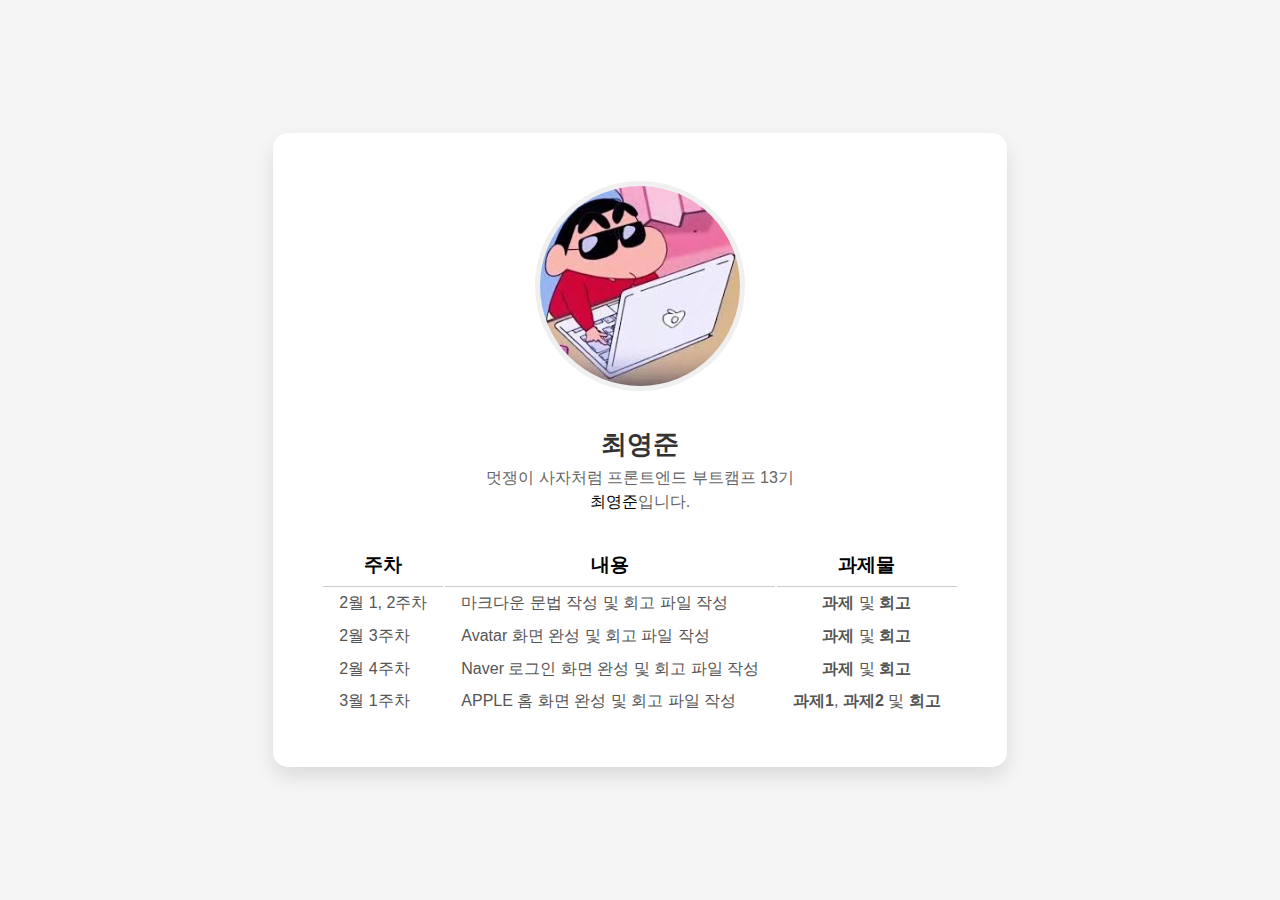
<file: index.html>
<!doctype html>
<html lang="ko-KR">
  <head>
    <meta charset="UTF-8" />
    <meta name="viewport" content="width=device-width, initial-scale=1.0" />
    <link
      rel="shortcut icon"
      href="/src/assets/favicon/likelion.ico"
      type="image/x-icon"
    />
    <link rel="icon" href="/src/assets/favicon/likelion.svg" />
    <link
      rel="preload"
      as="font"
      href="./src/assets/fonts/PretendardVariable.woff2"
    />
    <link rel="stylesheet" href="style.css" />
    <!-- <link rel="stylesheet" href="https://cdnjs.cloudflare.com/ajax/libs/font-awesome/5.15.4/css/all.min.css" /> -->
    <title>HTML/CSS 과제</title>
  </head>
  <body>
    <main class="profile-card">
      <picture>
        <img
          src="./src/assets/images/crayon.jpeg"
          alt=""
          class="profile-image"
        />
      </picture>
      <div class="bio">
        <h1 class="mainName">최영준</h1>
        <p>멋쟁이 사자처럼 프론트엔드 부트캠프 13기</p>
        <p><span class="smallName">최영준</span>입니다.</p>
      </div>
      <table class="homework-links">
        <col class="weekly" />
        <col class="context" />
        <col class="files" />
        <thead>
          <tr>
            <th scope="col">주차</th>
            <th scope="col">내용</th>
            <th scope="col">과제물</th>
          </tr>
        </thead>
        <tbody>
          <tr>
            <td>2월 1, 2주차</td>
            <td>마크다운 문법 작성 및 회고 파일 작성</td>
            <td>
              <a href="./src/md/markdown.md">과제</a> 및
              <a href="./src/md/retrospect.md">회고</a>
            </td>
          </tr>
          <tr>
            <td>2월 3주차</td>
            <td>Avatar 화면 완성 및 회고 파일 작성</td>
            <td>
              <a href="./src/avatars/avatars.html">과제</a> 및
              <a href="./src/avatars/avatars.md">회고</a>
            </td>
          </tr>
          <tr>
            <td>2월 4주차</td>
            <td>Naver 로그인 화면 완성 및 회고 파일 작성</td>
            <td>
              <a href="./src/login/login.html">과제</a> 및
              <a href="./src/login/login.md">회고</a>
            </td>
          </tr>
          <tr>
            <td>3월 1주차</td>
            <td>APPLE 홈 화면 완성 및 회고 파일 작성</td>
            <td>
              <a href="./src/apple/apple.html">과제1</a>, <a href="https://jjmullan.github.io/practice/01/apple.html">과제2</a> 및
              <a href="./src/apple/apple.md">회고</a>
            </td>
          </tr>
        </tbody>
      </table>
    </main>
  </body>
</html>
</file>
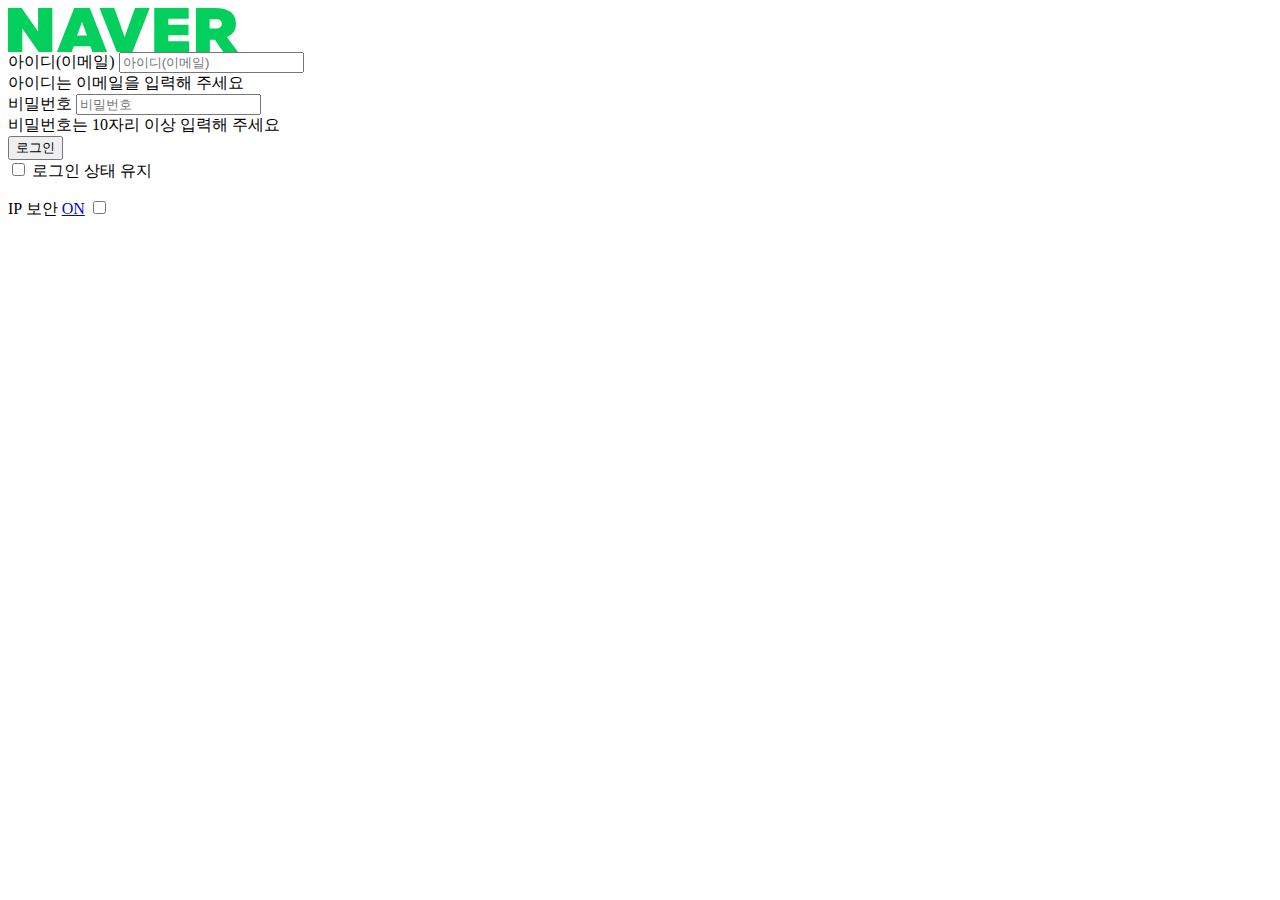
<file: src/login/login-component.html>
<html>
  <head>
  </head>
  <body>
    <!-- 원자 : 1. 로고 -->
    <div class="logo__wrapper">
      <a class="logo__link" href="/">
        <svg
          width="230"
          height="44"
          viewBox="0 0 230 44"
          fill="none"
          xmlns="http://www.w3.org/2000/svg"
          aria-label="Naver logo"
        >
          <path
            d="M30.0764 23.5394L13.6301 0H0V43.9824H14.279V20.443L30.7252 43.9824H44.3554V0H30.0764V23.5394Z"
            fill="#03CF5D"
          />
          <path
            d="M66.2086 0L48.8973 43.9824H63.6132L65.701 38.1767H82.2929L84.3851 44H99.0967L81.7853 0.0175967L66.2086 0ZM69.0644 27.5946L73.9992 13.8545L78.9295 27.5946H69.0644Z"
            fill="#03CF5D"
          />
          <path
            d="M116.624 28.9184L106.234 0H91.5224L108.834 43.9824H124.41L141.722 0H127.006L116.624 28.9184Z"
            fill="#03CF5D"
          />
          <path
            d="M160.326 27.2735H180.449V16.7089H160.326V10.7801H180.666V0H146.264V43.9824H181.098V33.2023H160.326V27.2735Z"
            fill="#03CF5D"
          />
          <path
            d="M218.842 28.8921L220.166 28.3335C225.295 26.1959 227.903 21.5646 227.903 15.6885C227.903 10.1335 225.869 6.0124 221.861 3.47461C218.131 1.10396 213.298 0 206.642 0H188.024V43.9824H201.87V31.6937H206.849L215.284 43.9824H230L218.842 28.8921ZM209.228 20.4826H201.654V11.2111H209.228C210.462 11.2111 211.645 11.6995 212.518 12.5689C213.39 13.4383 213.88 14.6174 213.88 15.8469C213.88 17.0763 213.39 18.2555 212.518 19.1248C211.645 19.9942 210.462 20.4826 209.228 20.4826V20.4826Z"
            fill="#03CF5D"
          />
        </svg>
      </a>
    </div>

    <!-- 원자 : 2. 이메일 -->
    <div class="input__email"">
        <label for="input__email" class="sr-only">아이디(이메일)</label>
        <input
          type="email"
          name="email"
          id="input__email"
          class="input__email"
          placeholder="아이디(이메일)"
          required
        />
        <div class="input__errorMessage">아이디는 이메일을 입력해 주세요</div>
    </div>

    <!-- 원자 : 3. 비밀번호 -->
    <div class="input__pwd">
      <label for="input__pwd" class="sr-only">비밀번호</label>
      <input
        type="password"
        name="password"
        id="input__pwd"
        class="input__pwd"
        placeholder="비밀번호"
        required
      />
      <div class="input__errorMessage">
        비밀번호는 10자리 이상 입력해 주세요
      </div>
    </div>

    <!-- 원자 : 4. 로그인 -->
    <button type="submit" class="input__submit">로그인</button>

    <!-- 원자 : 5. 로그인 상태 유지 -->
    <form action="/" class="input__checkbox--loginRemain">
      <input type="checkbox" name="loginRemain" id="input__loginRemain" class="input__loginRemain" />
      <label for="input__loginRemain">로그인 상태 유지</label>
    </form>

    <!-- 원자 : 6. IP 보안 -->
    <form action="/" class="input__checkbox--ipSecurity">
      <label for="input__ipSecurity">
        IP 보안
        <a href="./pages/ip_security.html" target="_blank" rel="noopener noreferrer" class="input__ipChecked">ON</a>
        <!-- <span class="input__ipUnchecked">OFF</span> -->
      </label>
      <input type="checkbox" name="ipSecurity" id="input__ipSecurity" class="input__ipSecurity" />
    </form>
  </body>
</html>
</file>
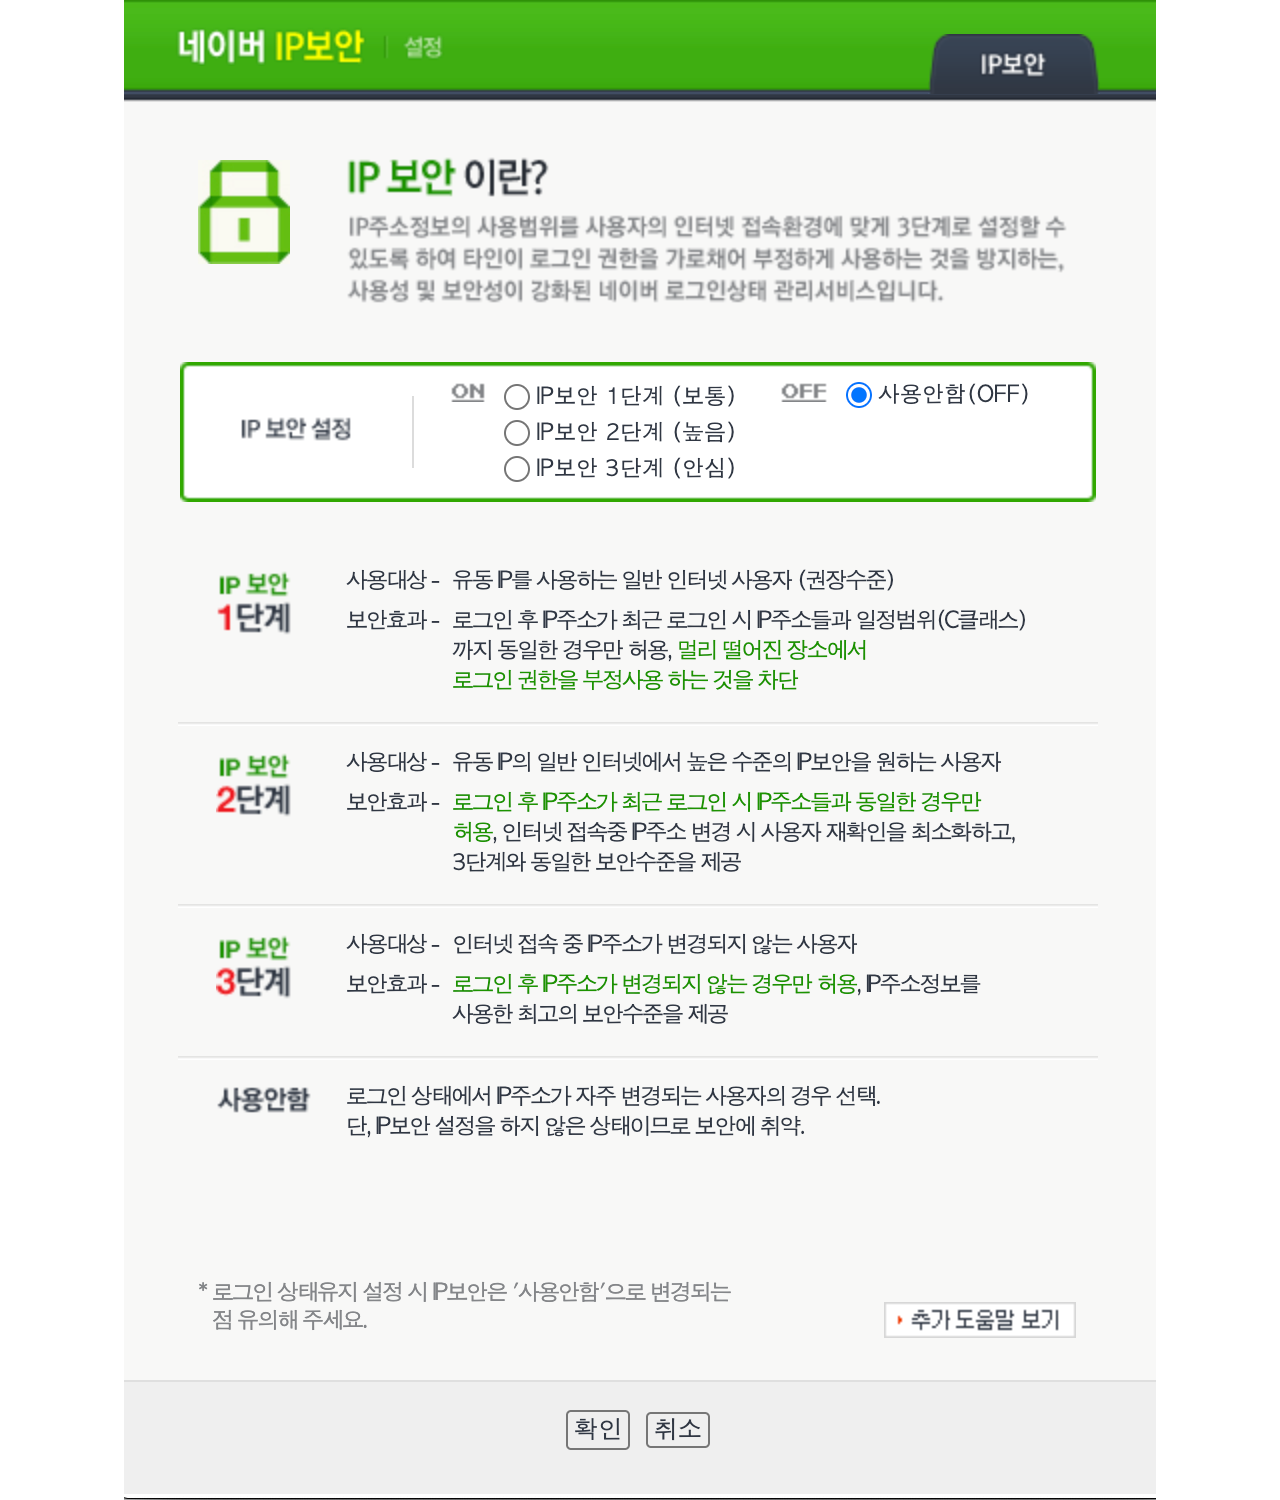
<file: src/login/pages/ip_security.html>
<!doctype html>
<html lang="ko">
  <head>
    <meta charset="UTF-8" />
    <meta name="viewport" content="width=device-width, initial-scale=1.0" />
    <title>네이버 IP 보안 로그인</title>
    <style>
      body {
        margin: 0;
      }

      div {
        display: flex;
        justify-content: center;
      }

      img {
        max-width: 100%;
        height: auto;
        margin: 0 auto;
      }
    </style>
  </head>

  <body>
    <div>
      <img src="./ip-security.png" alt="IP 보안 이란?..." />
    </div>
  </body>
</html>
</file>
<file: style.css>
body {
  margin: 0;
  padding: 0;
  font-family: "Pretendard", sans-serif;
  background-color: #f5f5f5;
  display: flex;
  justify-content: center;
  align-items: center;
  min-height: 100vh;
}

.profile-card {
  background: white;
  border-radius: 15px;
  box-shadow: 0 10px 20px rgba(0, 0, 0, 0.1);
  padding: 3rem;
  text-align: center;

  display: flex;
  flex-flow: column nowrap;
  align-items: center;
  justify-content: space-between;
  gap: 1.25rem;
}

.profile-image {
  inline-size: 12.5rem;
  block-size: 12.5rem;
  border-radius: 50%;
  object-fit: cover;
  border: 5px solid #f0f0f0;
}

.bio {
  color: #666;
  line-height: 0.5;

  .mainName {
    margin-block-end: 1rem;
    font-size: 1.6rem;
    line-height: 1;
    font-weight: bold;
    color: #333;
  }

  .smallName {
    color: black;
    font-weight: 400;
  }
}

.homework-links {
  margin: 0;
  padding: 0;
  width: 100%;

  color: #555;
  font-size: 1.2rem;

  th {
    padding-block: 0.5rem;
    color: black;
    border-bottom: 1px solid rgb(0 0 0 / 0.2);
  }

  td {
    padding: 0.3rem 1rem;
    font-size: 1rem;
    position: relative;
  }

  tr > td:not(:last-child) {
    text-align: left;
  }

  a:not(:hover) {
    color: #555;
    font-weight: bold;
    text-decoration: none;
  }

  a:hover {
    color: #007bff;
    font-weight: bold;
    text-decoration: none;
    transition: color 0.3s ease;
  }
}
</file>
